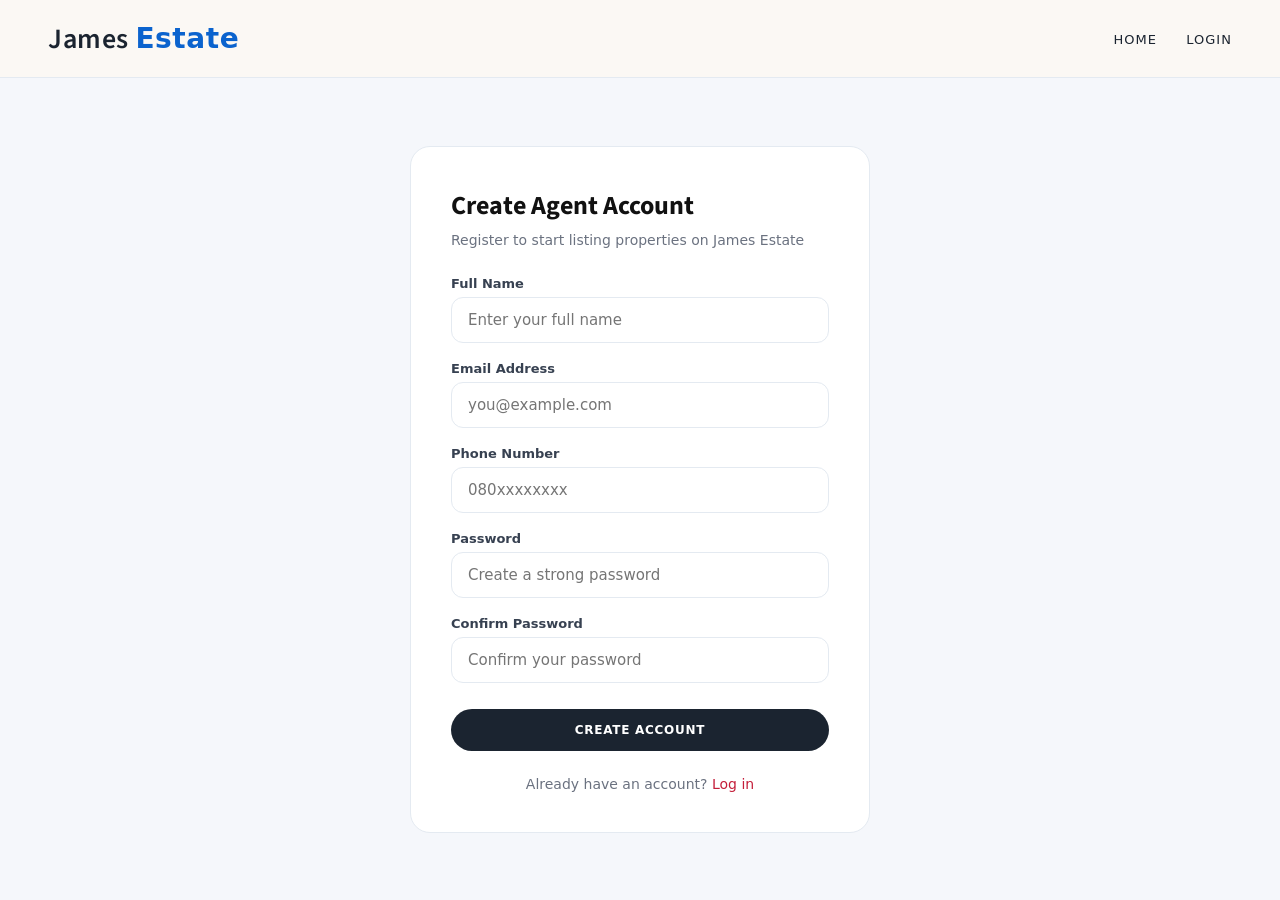
<file: realestate/src/main/resources/static/verify-otp.html>
<!DOCTYPE html>
<html lang="en">
<head>
    <meta charset="UTF-8">
    <meta name="viewport" content="width=device-width, initial-scale=1.0">
    <title>Verify Email | James Estate</title>
    <style>
        * { margin: 0; padding: 0; box-sizing: border-box; font-family: 'Segoe UI', system-ui, sans-serif; }
        body { background: #f3f4f6; min-height: 100vh; display: flex; flex-direction: column; }
        .navbar {
            background: #fff; border-bottom: 1px solid #e5e7eb;
            padding: 0 30px; height: 65px;
            display: flex; align-items: center; justify-content: space-between;
        }
        .logo { font-size: 22px; font-weight: 700; color: #c41e3a; text-decoration: none; }
        .logo span { color: #1a1a1a; }
        .container {
            flex: 1; display: flex; justify-content: center; align-items: center; padding: 40px 20px;
        }
        .card {
            background: white; border-radius: 16px;
            box-shadow: 0 10px 40px rgba(0,0,0,0.08);
            width: 100%; max-width: 420px; padding: 40px; text-align: center;
        }
        h1 { font-size: 24px; margin-bottom: 8px; color: #111; }
        p { color: #6b7280; font-size: 14px; margin-bottom: 25px; }
        input {
            width: 100%; padding: 14px; border: 1px solid #d1d5db;
            border-radius: 8px; font-size: 18px; text-align: center;
            letter-spacing: 8px; margin-bottom: 20px;
        }
        input:focus {
            outline: none; border-color: #c41e3a;
            box-shadow: 0 0 0 3px rgba(196, 30, 58, 0.1);
        }
        button {
            width: 100%; padding: 14px; background: #c41e3a; color: white;
            border: none; border-radius: 8px; font-size: 16px; font-weight: 600; cursor: pointer;
        }
        button:hover { background: #a01830; }
        .message {
            margin-top: 16px; padding: 12px; border-radius: 8px;
            font-size: 14px; display: none;
        }
        .success { background: #dcfce7; color: #15803d; }
        .error { background: #fef2f2; color: #b91c1c; }
        .email-display { font-weight: 600; color: #111; }
    </style>
<link rel="stylesheet" href="market.css">
</head>
<body class="market">
<nav class="navbar">
    <a href="index.html" class="logo">James <span>Estate</span></a>
</nav>

<div class="container">
    <div class="card">
        <h1>Verify Your Email</h1>
        <p>We sent a verification link and a 6-digit code to<br><span class="email-display" id="emailDisplay"></span></p>

        <input type="text" id="otp" maxlength="6" placeholder="000000" autocomplete="off">

        <button onclick="verifyOtp()">Verify Code</button>
        <button id="resendBtn" onclick="resendCode()" style="margin-top:10px;background:#fff;color:#0b63ce;border:1px solid #0b63ce;">Resend code</button>

        <div id="message" class="message"></div>
    </div>
</div>

<script>
    // Get email from URL or localStorage
    const urlParams = new URLSearchParams(window.location.search);
    let email = urlParams.get('email') || localStorage.getItem('pendingEmail');

    if (!email) {
        window.location.href = 'register.html';
    }

    document.getElementById('emailDisplay').innerText = email;
    if (urlParams.get('mail') === 'failed') {
        showMessage('The first email did not go out. Click Resend code.', 'error');
    }

    const codeFromLink = urlParams.get('code') || urlParams.get('otp');
    if (codeFromLink) {
        document.getElementById('otp').value = codeFromLink;
        verifyOtp();
    }

    async function verifyOtp() {
        const otp = document.getElementById('otp').value.trim();
        const messageDiv = document.getElementById('message');

        if (otp.length !== 6) {
            showMessage('Please enter the 6-digit code', 'error');
            return;
        }

        try {
            const res = await fetch('http://localhost:8080/api/users/verify-otp', {
                method: 'POST',
                headers: { 'Content-Type': 'application/json' },
                body: JSON.stringify({ email, otp })
            });

            const data = await res.json();

            if (data.success) {
                showMessage(data.message, 'success');
                localStorage.removeItem('pendingEmail');
                setTimeout(() => {
                    window.location.href = 'login.html';
                }, 1500);
            } else {
                showMessage(data.message || 'Verification failed', 'error');
            }
        } catch (err) {
            showMessage('Server error. Please try again.', 'error');
        }
    }

    async function resendCode() {
        const button = document.getElementById('resendBtn');
        button.disabled = true;
        button.innerText = 'Sending...';
        try {
            const res = await fetch('http://localhost:8080/api/users/resend-otp', {
                method: 'POST',
                headers: { 'Content-Type': 'application/json' },
                body: JSON.stringify({ email })
            });
            const data = await res.json();
            showMessage(data.message || 'Could not resend the code', data.success ? 'success' : 'error');
        } catch (err) {
            showMessage('Server error. Please try again.', 'error');
        }
        button.disabled = false;
        button.innerText = 'Resend code';
    }

    function showMessage(text, type) {
        const messageDiv = document.getElementById('message');
        messageDiv.className = 'message ' + type;
        messageDiv.style.display = 'block';
        messageDiv.innerText = text;
    }

    // Allow Enter key
    document.getElementById('otp').addEventListener('keypress', function(e) {
        if (e.key === 'Enter') verifyOtp();
    });
</script>
</body>
</html>
</file>
<file: realestate/src/main/resources/static/market.css>
@import url('https://fonts.googleapis.com/css2?family=Source+Sans+3:wght@400;600;700&display=swap');

:root {
    --ink: #1b2430;
    --muted: #5d6b7c;
    --cream: #f5f7fb;
    --paper: #ffffff;
    --white: #ffffff;
    --line: #e4eaf1;
    --gold: #0b63ce;
    --wine: #0b63ce;
    --wine-dark: #084eaa;
}

body.market {
    background: var(--cream);
    color: var(--ink);
    font-family: Outfit, "Segoe UI", sans-serif;
}

body.market,
body.market h1,
body.market h2,
body.market h3,
body.market .logo {
    font-family: "Source Sans 3", "Segoe UI", sans-serif;
}

body.market .navbar {
    height: 78px;
    padding: 0 48px;
    background: rgba(251, 248, 244, 0.92);
    border-bottom: 1px solid var(--line);
    backdrop-filter: blur(12px);
}

body.market .logo {
    font-size: 28px;
    letter-spacing: 0.02em;
    color: var(--ink);
    font-weight: 600;
}

body.market .logo span {
    color: var(--wine);
}

body.market .nav-links a,
body.market .nav-right a,
body.market .btn-login {
    color: var(--ink);
    font-size: 13px;
    letter-spacing: 0.08em;
    text-transform: uppercase;
    font-weight: 500;
}

body.market .nav-links a:hover {
    color: var(--wine);
}

body.market .btn-outline,
body.market .btn-primary,
body.market .btn-login,
body.market .logout-btn,
body.market .submit-btn,
body.market .login-btn,
body.market .register-btn {
    border-radius: 999px;
    letter-spacing: 0.06em;
    text-transform: uppercase;
    font-size: 12px;
}

body.market .btn-outline,
body.market .btn-login {
    border: 1px solid var(--ink);
    background: transparent;
    color: var(--ink);
}

body.market .btn-primary,
body.market .submit-btn,
body.market .login-btn,
body.market .register-btn,
body.market .contact-btn {
    background: var(--ink);
    color: var(--paper);
    border: none;
}

body.market .btn-primary:hover,
body.market .submit-btn:hover,
body.market .login-btn:hover,
body.market .register-btn:hover {
    background: var(--wine);
}

.home-hero {
    min-height: 88vh;
    display: grid;
    grid-template-columns: 1.1fr 0.9fr;
    background: var(--ink);
    color: var(--paper);
}

.home-copy {
    padding: 88px 72px;
    display: flex;
    flex-direction: column;
    justify-content: flex-end;
}

.eyebrow {
    font-size: 12px;
    letter-spacing: 0.22em;
    text-transform: uppercase;
    color: var(--gold);
    margin-bottom: 18px;
}

.home-copy h1 {
    font-size: 76px;
    line-height: 0.92;
    font-weight: 500;
    max-width: 640px;
}

.home-copy p {
    margin-top: 22px;
    max-width: 460px;
    color: #ddd4c8;
    font-weight: 300;
    font-size: 18px;
}

.home-search {
    margin-top: 36px;
    display: flex;
    background: var(--paper);
    border-radius: 999px;
    overflow: hidden;
    max-width: 560px;
}

.home-search input {
    flex: 1;
    border: none;
    background: transparent;
    padding: 18px 24px;
    font-size: 15px;
    color: var(--ink);
    font-family: inherit;
}

.home-search input:focus {
    outline: none;
}

.home-search button {
    border: none;
    background: var(--wine);
    color: white;
    padding: 0 28px;
    font-family: inherit;
    letter-spacing: 0.08em;
    text-transform: uppercase;
    font-size: 12px;
    cursor: pointer;
}

.home-visual {
    background:
        linear-gradient(180deg, rgba(23, 20, 16, 0.05), rgba(23, 20, 16, 0.45)),
        url('https://images.unsplash.com/photo-1600596542815-ffad4c1539a9?auto=format&fit=crop&w=1600&q=80') center/cover;
}

.market-section {
    padding: 72px 48px 40px;
}

.section-head {
    display: flex;
    justify-content: space-between;
    align-items: flex-end;
    margin-bottom: 28px;
}

.section-head h2 {
    font-size: 48px;
    font-weight: 500;
}

.section-head a {
    color: var(--wine);
    text-decoration: none;
    letter-spacing: 0.08em;
    text-transform: uppercase;
    font-size: 12px;
}

.market-grid {
    display: grid;
    grid-template-columns: repeat(3, 1fr);
    gap: 22px;
}

.listing-card {
    background: var(--white);
    text-decoration: none;
    color: inherit;
    border-radius: 18px;
    overflow: hidden;
    border: 1px solid var(--line);
    display: block;
}

.listing-card img,
.listing-card .empty-photo {
    width: 100%;
    height: 230px;
    object-fit: cover;
    background: #e7e1d8;
    display: flex;
    align-items: center;
    justify-content: center;
    color: var(--muted);
}

.listing-body {
    padding: 18px 18px 22px;
}

.listing-body h3 {
    font-size: 28px;
    font-weight: 500;
    line-height: 1.1;
}

.listing-price {
    margin-top: 8px;
    color: var(--wine);
    font-weight: 600;
}

.listing-meta {
    margin-top: 6px;
    color: var(--muted);
    font-size: 14px;
}

.lanes {
    display: grid;
    grid-template-columns: repeat(3, 1fr);
    gap: 16px;
    padding: 10px 48px 64px;
}

.lane {
    background: var(--ink);
    color: var(--paper);
    min-height: 180px;
    border-radius: 18px;
    padding: 28px;
    text-decoration: none;
    display: flex;
    flex-direction: column;
    justify-content: flex-end;
}

.lane span {
    color: var(--gold);
    letter-spacing: 0.16em;
    text-transform: uppercase;
    font-size: 12px;
}

.lane strong {
    font-family: "Cormorant Garamond", Georgia, serif;
    font-size: 36px;
    font-weight: 500;
    margin-top: 8px;
}

.steps {
    display: grid;
    grid-template-columns: 1fr 1fr;
    gap: 40px;
    padding: 20px 48px 80px;
    align-items: center;
}

.steps h2 {
    font-size: 52px;
    font-weight: 500;
    line-height: 0.95;
}

.step {
    padding: 18px 0;
    border-top: 1px solid var(--line);
}

.step b {
    display: block;
    font-family: "Cormorant Garamond", Georgia, serif;
    font-size: 26px;
    font-weight: 500;
}

.step p {
    color: var(--muted);
    margin-top: 4px;
}

.site-footer {
    background: var(--ink);
    color: #d9d0c5;
    padding: 36px 48px;
    display: flex;
    justify-content: space-between;
    gap: 20px;
    font-size: 14px;
}

.site-footer a {
    color: white;
    text-decoration: none;
    margin-right: 18px;
}

body.market #sidebar {
    background: var(--cream);
    border-right: 1px solid var(--line);
}

body.market .filters input,
body.market .filters select,
body.market .form-group input,
body.market .form-group select,
body.market .form-group textarea,
body.market .login-card input,
body.market .register-card input,
body.market .card input {
    border: 1px solid var(--line);
    border-radius: 12px;
    background: var(--white);
    font-family: inherit;
}

body.market .property-card {
    background: var(--white);
    border: 1px solid var(--line);
    border-radius: 16px;
    padding: 0 0 14px;
    overflow: hidden;
    box-shadow: none;
}

body.market .property-card:hover {
    border-color: var(--gold);
    transform: translateY(-3px);
    box-shadow: 0 16px 30px rgba(23, 20, 16, 0.08);
}

body.market .card-photo {
    height: 168px;
    border-radius: 0;
    margin: 0 0 12px;
}

body.market .property-card h3,
body.market .property-card .price,
body.market .property-card .location,
body.market .property-card .badges {
    padding-left: 14px;
    padding-right: 14px;
}

body.market .property-card h3 {
    font-size: 22px;
    font-weight: 500;
}

body.market .map-open {
    display: inline-block;
    margin: 10px 14px 0;
    color: #0b63ce;
    font-size: 13px;
    font-weight: 700;
    text-decoration: none;
}

body.market .price {
    color: var(--wine);
}

body.market .container,
body.market .login-container,
body.market .register-container {
    background: transparent;
}

body.market .card,
body.market .login-card,
body.market .register-card {
    border: 1px solid var(--line);
    border-radius: 20px;
    box-shadow: none;
}

.market-note {
    padding: 18px 16px 0;
    color: var(--muted);
    font-size: 12px;
    letter-spacing: 0.14em;
    text-transform: uppercase;
}

@media (max-width: 900px) {
    .home-hero,
    .market-grid,
    .lanes,
    .steps {
        grid-template-columns: 1fr;
    }

    .home-copy {
        padding: 48px 24px;
    }

    .home-copy h1,
    .section-head h2,
    .steps h2 {
        font-size: 46px;
    }

    .home-visual {
        min-height: 280px;
    }

    .market-section,
    .lanes,
    .steps,
    .site-footer,
    body.market .navbar {
        padding-left: 20px;
        padding-right: 20px;
    }
}
</file>
